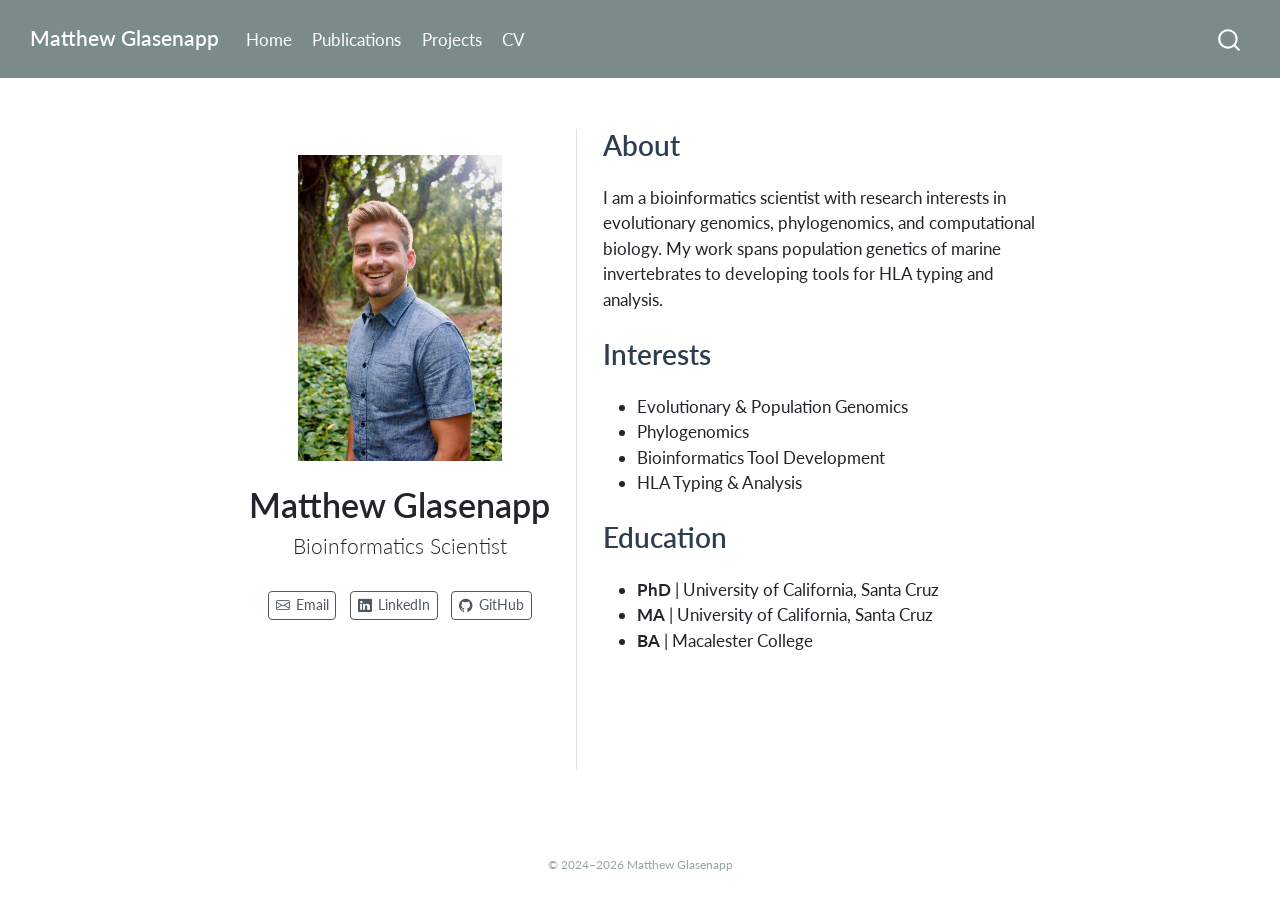
<file: docs/index.html>
<!DOCTYPE html>
<html xmlns="http://www.w3.org/1999/xhtml" lang="en" xml:lang="en"><head>

<meta charset="utf-8">
<meta name="generator" content="quarto-1.9.36">

<meta name="viewport" content="width=device-width, initial-scale=1.0, user-scalable=yes">


<title>Matthew Glasenapp</title>
<style>
/* Default styles provided by pandoc.
** See https://pandoc.org/MANUAL.html#variables-for-html for config info.
*/
code{white-space: pre-wrap;}
span.smallcaps{font-variant: small-caps;}
div.columns{display: flex; gap: min(4vw, 1.5em);}
div.column{flex: auto; overflow-x: auto;}
div.hanging-indent{margin-left: 1.5em; text-indent: -1.5em;}
ul.task-list{list-style: none;}
ul.task-list li input[type="checkbox"] {
  width: 0.8em;
  margin: 0 0.8em 0.2em -1em; /* quarto-specific, see https://github.com/quarto-dev/quarto-cli/issues/4556 */ 
  vertical-align: middle;
}
</style>


<script src="site_libs/quarto-nav/quarto-nav.js"></script>
<script src="site_libs/quarto-nav/headroom.min.js"></script>
<script src="site_libs/clipboard/clipboard.min.js"></script>
<script src="site_libs/quarto-search/autocomplete.umd.js"></script>
<script src="site_libs/quarto-search/fuse.min.js"></script>
<script src="site_libs/quarto-search/quarto-search.js"></script>
<meta name="quarto:offset" content="./">
<script src="site_libs/quarto-html/quarto.js" type="module"></script>
<script src="site_libs/quarto-html/tabsets/tabsets.js" type="module"></script>
<script src="site_libs/quarto-html/popper.min.js"></script>
<script src="site_libs/quarto-html/tippy.umd.min.js"></script>
<link href="site_libs/quarto-html/tippy.css" rel="stylesheet">
<link href="site_libs/quarto-html/quarto-syntax-highlighting-845c23b38eaddc0f92fda52bfe77a8c8.css" rel="stylesheet" id="quarto-text-highlighting-styles">
<script src="site_libs/bootstrap/bootstrap.min.js"></script>
<link href="site_libs/bootstrap/bootstrap-icons.css" rel="stylesheet">
<link href="site_libs/bootstrap/bootstrap-2f125ff416301e0bbe8ba1891721f241.min.css" rel="stylesheet" append-hash="true" id="quarto-bootstrap" data-mode="light">
<script id="quarto-search-options" type="application/json">{
  "location": "navbar",
  "copy-button": false,
  "collapse-after": 3,
  "panel-placement": "end",
  "type": "overlay",
  "limit": 50,
  "keyboard-shortcut": [
    "f",
    "/",
    "s"
  ],
  "show-item-context": false,
  "language": {
    "search-no-results-text": "No results",
    "search-matching-documents-text": "matching documents",
    "search-copy-link-title": "Copy link to search",
    "search-hide-matches-text": "Hide additional matches",
    "search-more-match-text": "more match in this document",
    "search-more-matches-text": "more matches in this document",
    "search-clear-button-title": "Clear",
    "search-text-placeholder": "",
    "search-detached-cancel-button-title": "Cancel",
    "search-submit-button-title": "Submit",
    "search-label": "Search"
  }
}</script>


<link rel="stylesheet" href="styles.css">
</head>

<body class="nav-fixed fullcontent quarto-light">

<div id="quarto-search-results"></div>
  <header id="quarto-header" class="headroom fixed-top">
    <nav class="navbar navbar-expand-lg " data-bs-theme="dark">
      <div class="navbar-container container-fluid">
      <div class="navbar-brand-container mx-auto">
    <a class="navbar-brand" href="./index.html">
    <span class="navbar-title">Matthew Glasenapp</span>
    </a>
  </div>
            <div id="quarto-search" class="" title="Search"></div>
          <button class="navbar-toggler" type="button" data-bs-toggle="collapse" data-bs-target="#navbarCollapse" aria-controls="navbarCollapse" role="menu" aria-expanded="false" aria-label="Toggle navigation" onclick="if (window.quartoToggleHeadroom) { window.quartoToggleHeadroom(); }">
  <span class="navbar-toggler-icon"></span>
</button>
          <div class="collapse navbar-collapse" id="navbarCollapse">
            <ul class="navbar-nav navbar-nav-scroll me-auto">
  <li class="nav-item">
    <a class="nav-link active" href="./index.html" aria-current="page"> 
<span class="menu-text">Home</span></a>
  </li>  
  <li class="nav-item">
    <a class="nav-link" href="./publications.html"> 
<span class="menu-text">Publications</span></a>
  </li>  
  <li class="nav-item">
    <a class="nav-link" href="./projects.html"> 
<span class="menu-text">Projects</span></a>
  </li>  
  <li class="nav-item">
    <a class="nav-link" href="./cv.html"> 
<span class="menu-text">CV</span></a>
  </li>  
</ul>
          </div> <!-- /navcollapse -->
            <div class="quarto-navbar-tools">
</div>
      </div> <!-- /container-fluid -->
    </nav>
</header>
<!-- content -->
<div id="quarto-content" class="quarto-container page-columns page-rows-contents page-layout-article page-navbar">
<!-- sidebar -->
<!-- margin-sidebar -->
    
<!-- main -->
<div class="quarto-about-trestles">
  <div class="about-entity">
    <img src="headshot.jpeg" class="about-image
  rectangle " style="width: 12em;">
<header id="title-block-header" class="quarto-title-block default">
<div class="quarto-title">
<h1 class="title">Matthew Glasenapp</h1>
<p class="subtitle lead">Bioinformatics Scientist</p>
</div>
<div class="quarto-title-meta">
  </div>
</header>
    <div class="about-links">
  <a href="mailto:mglasena@ucsc.edu" class="about-link" rel="" target="">
    <i class="bi bi-envelope"></i>
     <span class="about-link-text">Email</span>
  </a>
  <a href="https://www.linkedin.com/in/matthew-glasenapp/" class="about-link" rel="" target="">
    <i class="bi bi-linkedin"></i>
     <span class="about-link-text">LinkedIn</span>
  </a>
  <a href="https://github.com/matthewglasenapp" class="about-link" rel="" target="">
    <i class="bi bi-github"></i>
     <span class="about-link-text">GitHub</span>
  </a>
</div>
  </div>
  <div class="about-contents"><main class="content" id="quarto-document-content">
<section id="about" class="level2">
<h2 data-anchor-id="about">About</h2>
<p>I am a bioinformatics scientist with research interests in evolutionary genomics, phylogenomics, and computational biology. My work spans population genetics of marine invertebrates to developing tools for HLA typing and analysis.</p>
</section>
<section id="interests" class="level2">
<h2 data-anchor-id="interests">Interests</h2>
<ul>
<li>Evolutionary &amp; Population Genomics</li>
<li>Phylogenomics</li>
<li>Bioinformatics Tool Development</li>
<li>HLA Typing &amp; Analysis</li>
</ul>
</section>
<section id="education" class="level2">
<h2 data-anchor-id="education">Education</h2>
<ul>
<li><strong>PhD</strong> | University of California, Santa Cruz</li>
<li><strong>MA</strong> | University of California, Santa Cruz</li>
<li><strong>BA</strong> | Macalester College</li>
</ul>


</section>
</main></div>
</div>
 <!-- /main -->
<script id="quarto-html-after-body" type="application/javascript">
  window.document.addEventListener("DOMContentLoaded", function (event) {
    const isCodeAnnotation = (el) => {
      for (const clz of el.classList) {
        if (clz.startsWith('code-annotation-')) {                     
          return true;
        }
      }
      return false;
    }
    const onCopySuccess = function(e) {
      // button target
      const button = e.trigger;
      // don't keep focus
      button.blur();
      // flash "checked"
      button.classList.add('code-copy-button-checked');
      var currentTitle = button.getAttribute("title");
      button.setAttribute("title", "Copied!");
      let tooltip;
      if (window.bootstrap) {
        button.setAttribute("data-bs-toggle", "tooltip");
        button.setAttribute("data-bs-placement", "left");
        button.setAttribute("data-bs-title", "Copied!");
        tooltip = new bootstrap.Tooltip(button, 
          { trigger: "manual", 
            customClass: "code-copy-button-tooltip",
            offset: [0, -8]});
        tooltip.show();    
      }
      setTimeout(function() {
        if (tooltip) {
          tooltip.hide();
          button.removeAttribute("data-bs-title");
          button.removeAttribute("data-bs-toggle");
          button.removeAttribute("data-bs-placement");
        }
        button.setAttribute("title", currentTitle);
        button.classList.remove('code-copy-button-checked');
      }, 1000);
      // clear code selection
      e.clearSelection();
    }
    const getTextToCopy = function(trigger) {
      const outerScaffold = trigger.parentElement.cloneNode(true);
      const codeEl = outerScaffold.querySelector('code');
      for (const childEl of codeEl.children) {
        if (isCodeAnnotation(childEl)) {
          childEl.remove();
        }
      }
      return codeEl.innerText;
    }
    const clipboard = new window.ClipboardJS('.code-copy-button:not([data-in-quarto-modal])', {
      text: getTextToCopy
    });
    clipboard.on('success', onCopySuccess);
    if (window.document.getElementById('quarto-embedded-source-code-modal')) {
      const clipboardModal = new window.ClipboardJS('.code-copy-button[data-in-quarto-modal]', {
        text: getTextToCopy,
        container: window.document.getElementById('quarto-embedded-source-code-modal')
      });
      clipboardModal.on('success', onCopySuccess);
    }
      var localhostRegex = new RegExp(/^(?:http|https):\/\/localhost\:?[0-9]*\//);
      var mailtoRegex = new RegExp(/^mailto:/);
        var filterRegex = new RegExp('/' + window.location.host + '/');
      var isInternal = (href) => {
          return filterRegex.test(href) || localhostRegex.test(href) || mailtoRegex.test(href);
      }
      // Inspect non-navigation links and adorn them if external
     var links = window.document.querySelectorAll('a[href]:not(.nav-link):not(.navbar-brand):not(.toc-action):not(.sidebar-link):not(.sidebar-item-toggle):not(.pagination-link):not(.no-external):not([aria-hidden]):not(.dropdown-item):not(.quarto-navigation-tool):not(.about-link)');
      for (var i=0; i<links.length; i++) {
        const link = links[i];
        if (!isInternal(link.href)) {
          // undo the damage that might have been done by quarto-nav.js in the case of
          // links that we want to consider external
          if (link.dataset.originalHref !== undefined) {
            link.href = link.dataset.originalHref;
          }
            // target, if specified
            link.setAttribute("target", "_blank");
            if (link.getAttribute("rel") === null) {
              link.setAttribute("rel", "noopener");
            }
        }
      }
    function tippyHover(el, contentFn, onTriggerFn, onUntriggerFn) {
      const config = {
        allowHTML: true,
        maxWidth: 500,
        delay: 100,
        arrow: false,
        appendTo: function(el) {
            return el.parentElement;
        },
        interactive: true,
        interactiveBorder: 10,
        theme: 'quarto',
        placement: 'bottom-start',
      };
      if (contentFn) {
        config.content = contentFn;
      }
      if (onTriggerFn) {
        config.onTrigger = onTriggerFn;
      }
      if (onUntriggerFn) {
        config.onUntrigger = onUntriggerFn;
      }
      window.tippy(el, config); 
    }
    const noterefs = window.document.querySelectorAll('a[role="doc-noteref"]');
    for (var i=0; i<noterefs.length; i++) {
      const ref = noterefs[i];
      tippyHover(ref, function() {
        // use id or data attribute instead here
        let href = ref.getAttribute('data-footnote-href') || ref.getAttribute('href');
        try { href = new URL(href).hash; } catch {}
        const id = href.replace(/^#\/?/, "");
        const note = window.document.getElementById(id);
        if (note) {
          return note.innerHTML;
        } else {
          return "";
        }
      });
    }
    const xrefs = window.document.querySelectorAll('a.quarto-xref');
    const processXRef = (id, note) => {
      // Strip column container classes
      const stripColumnClz = (el) => {
        el.classList.remove("page-full", "page-columns");
        if (el.children) {
          for (const child of el.children) {
            stripColumnClz(child);
          }
        }
      }
      stripColumnClz(note)
      if (id === null || id.startsWith('sec-')) {
        // Special case sections, only their first couple elements
        const container = document.createElement("div");
        if (note.children && note.children.length > 2) {
          container.appendChild(note.children[0].cloneNode(true));
          for (let i = 1; i < note.children.length; i++) {
            const child = note.children[i];
            if (child.tagName === "P" && child.innerText === "") {
              continue;
            } else {
              container.appendChild(child.cloneNode(true));
              break;
            }
          }
          if (window.Quarto?.typesetMath) {
            window.Quarto.typesetMath(container);
          }
          return container.innerHTML
        } else {
          if (window.Quarto?.typesetMath) {
            window.Quarto.typesetMath(note);
          }
          return note.innerHTML;
        }
      } else {
        // Remove any anchor links if they are present
        const anchorLink = note.querySelector('a.anchorjs-link');
        if (anchorLink) {
          anchorLink.remove();
        }
        if (window.Quarto?.typesetMath) {
          window.Quarto.typesetMath(note);
        }
        if (note.classList.contains("callout")) {
          return note.outerHTML;
        } else {
          return note.innerHTML;
        }
      }
    }
    for (var i=0; i<xrefs.length; i++) {
      const xref = xrefs[i];
      tippyHover(xref, undefined, function(instance) {
        instance.disable();
        let url = xref.getAttribute('href');
        let hash = undefined; 
        if (url.startsWith('#')) {
          hash = url;
        } else {
          try { hash = new URL(url).hash; } catch {}
        }
        if (hash) {
          const id = hash.replace(/^#\/?/, "");
          const note = window.document.getElementById(id);
          if (note !== null) {
            try {
              const html = processXRef(id, note.cloneNode(true));
              instance.setContent(html);
            } finally {
              instance.enable();
              instance.show();
            }
          } else {
            // See if we can fetch this
            fetch(url.split('#')[0])
            .then(res => res.text())
            .then(html => {
              const parser = new DOMParser();
              const htmlDoc = parser.parseFromString(html, "text/html");
              const note = htmlDoc.getElementById(id);
              if (note !== null) {
                const html = processXRef(id, note);
                instance.setContent(html);
              } 
            }).finally(() => {
              instance.enable();
              instance.show();
            });
          }
        } else {
          // See if we can fetch a full url (with no hash to target)
          // This is a special case and we should probably do some content thinning / targeting
          fetch(url)
          .then(res => res.text())
          .then(html => {
            const parser = new DOMParser();
            const htmlDoc = parser.parseFromString(html, "text/html");
            const note = htmlDoc.querySelector('main.content');
            if (note !== null) {
              // This should only happen for chapter cross references
              // (since there is no id in the URL)
              // remove the first header
              if (note.children.length > 0 && note.children[0].tagName === "HEADER") {
                note.children[0].remove();
              }
              const html = processXRef(null, note);
              instance.setContent(html);
            } 
          }).finally(() => {
            instance.enable();
            instance.show();
          });
        }
      }, function(instance) {
      });
    }
        let selectedAnnoteEl;
        const selectorForAnnotation = ( cell, annotation) => {
          let cellAttr = 'data-code-cell="' + cell + '"';
          let lineAttr = 'data-code-annotation="' +  annotation + '"';
          const selector = 'span[' + cellAttr + '][' + lineAttr + ']';
          return selector;
        }
        const selectCodeLines = (annoteEl) => {
          const doc = window.document;
          const targetCell = annoteEl.getAttribute("data-target-cell");
          const targetAnnotation = annoteEl.getAttribute("data-target-annotation");
          const annoteSpan = window.document.querySelector(selectorForAnnotation(targetCell, targetAnnotation));
          const lines = annoteSpan.getAttribute("data-code-lines").split(",");
          const lineIds = lines.map((line) => {
            return targetCell + "-" + line;
          })
          let top = null;
          let height = null;
          let parent = null;
          if (lineIds.length > 0) {
              //compute the position of the single el (top and bottom and make a div)
              const el = window.document.getElementById(lineIds[0]);
              top = el.offsetTop;
              height = el.offsetHeight;
              parent = el.parentElement.parentElement;
            if (lineIds.length > 1) {
              const lastEl = window.document.getElementById(lineIds[lineIds.length - 1]);
              const bottom = lastEl.offsetTop + lastEl.offsetHeight;
              height = bottom - top;
            }
            if (top !== null && height !== null && parent !== null) {
              // cook up a div (if necessary) and position it 
              let div = window.document.getElementById("code-annotation-line-highlight");
              if (div === null) {
                div = window.document.createElement("div");
                div.setAttribute("id", "code-annotation-line-highlight");
                div.style.position = 'absolute';
                parent.appendChild(div);
              }
              div.style.top = top - 2 + "px";
              div.style.height = height + 4 + "px";
              div.style.left = 0;
              let gutterDiv = window.document.getElementById("code-annotation-line-highlight-gutter");
              if (gutterDiv === null) {
                gutterDiv = window.document.createElement("div");
                gutterDiv.setAttribute("id", "code-annotation-line-highlight-gutter");
                gutterDiv.style.position = 'absolute';
                const codeCell = window.document.getElementById(targetCell);
                const gutter = codeCell.querySelector('.code-annotation-gutter');
                gutter.appendChild(gutterDiv);
              }
              gutterDiv.style.top = top - 2 + "px";
              gutterDiv.style.height = height + 4 + "px";
            }
            selectedAnnoteEl = annoteEl;
          }
        };
        const unselectCodeLines = () => {
          const elementsIds = ["code-annotation-line-highlight", "code-annotation-line-highlight-gutter"];
          elementsIds.forEach((elId) => {
            const div = window.document.getElementById(elId);
            if (div) {
              div.remove();
            }
          });
          selectedAnnoteEl = undefined;
        };
          // Handle positioning of the toggle
      window.addEventListener(
        "resize",
        throttle(() => {
          elRect = undefined;
          if (selectedAnnoteEl) {
            selectCodeLines(selectedAnnoteEl);
          }
        }, 10)
      );
      function throttle(fn, ms) {
      let throttle = false;
      let timer;
        return (...args) => {
          if(!throttle) { // first call gets through
              fn.apply(this, args);
              throttle = true;
          } else { // all the others get throttled
              if(timer) clearTimeout(timer); // cancel #2
              timer = setTimeout(() => {
                fn.apply(this, args);
                timer = throttle = false;
              }, ms);
          }
        };
      }
        // Attach click handler to the DT
        const annoteDls = window.document.querySelectorAll('dt[data-target-cell]');
        for (const annoteDlNode of annoteDls) {
          annoteDlNode.addEventListener('click', (event) => {
            const clickedEl = event.target;
            if (clickedEl !== selectedAnnoteEl) {
              unselectCodeLines();
              const activeEl = window.document.querySelector('dt[data-target-cell].code-annotation-active');
              if (activeEl) {
                activeEl.classList.remove('code-annotation-active');
              }
              selectCodeLines(clickedEl);
              clickedEl.classList.add('code-annotation-active');
            } else {
              // Unselect the line
              unselectCodeLines();
              clickedEl.classList.remove('code-annotation-active');
            }
          });
        }
    const findCites = (el) => {
      const parentEl = el.parentElement;
      if (parentEl) {
        const cites = parentEl.dataset.cites;
        if (cites) {
          return {
            el,
            cites: cites.split(' ')
          };
        } else {
          return findCites(el.parentElement)
        }
      } else {
        return undefined;
      }
    };
    var bibliorefs = window.document.querySelectorAll('a[role="doc-biblioref"]');
    for (var i=0; i<bibliorefs.length; i++) {
      const ref = bibliorefs[i];
      const citeInfo = findCites(ref);
      if (citeInfo) {
        tippyHover(citeInfo.el, function() {
          var popup = window.document.createElement('div');
          citeInfo.cites.forEach(function(cite) {
            var citeDiv = window.document.createElement('div');
            citeDiv.classList.add('hanging-indent');
            citeDiv.classList.add('csl-entry');
            var biblioDiv = window.document.getElementById('ref-' + cite);
            if (biblioDiv) {
              citeDiv.innerHTML = biblioDiv.innerHTML;
            }
            popup.appendChild(citeDiv);
          });
          return popup.innerHTML;
        });
      }
    }
  });
  </script>
</div> <!-- /content -->
<footer class="footer">
  <div class="nav-footer">
    <div class="nav-footer-left">
      &nbsp;
    </div>   
    <div class="nav-footer-center">
<p>© 2024–2026 Matthew Glasenapp</p>
</div>
    <div class="nav-footer-right">
      &nbsp;
    </div>
  </div>
</footer>




</body></html>
</file>
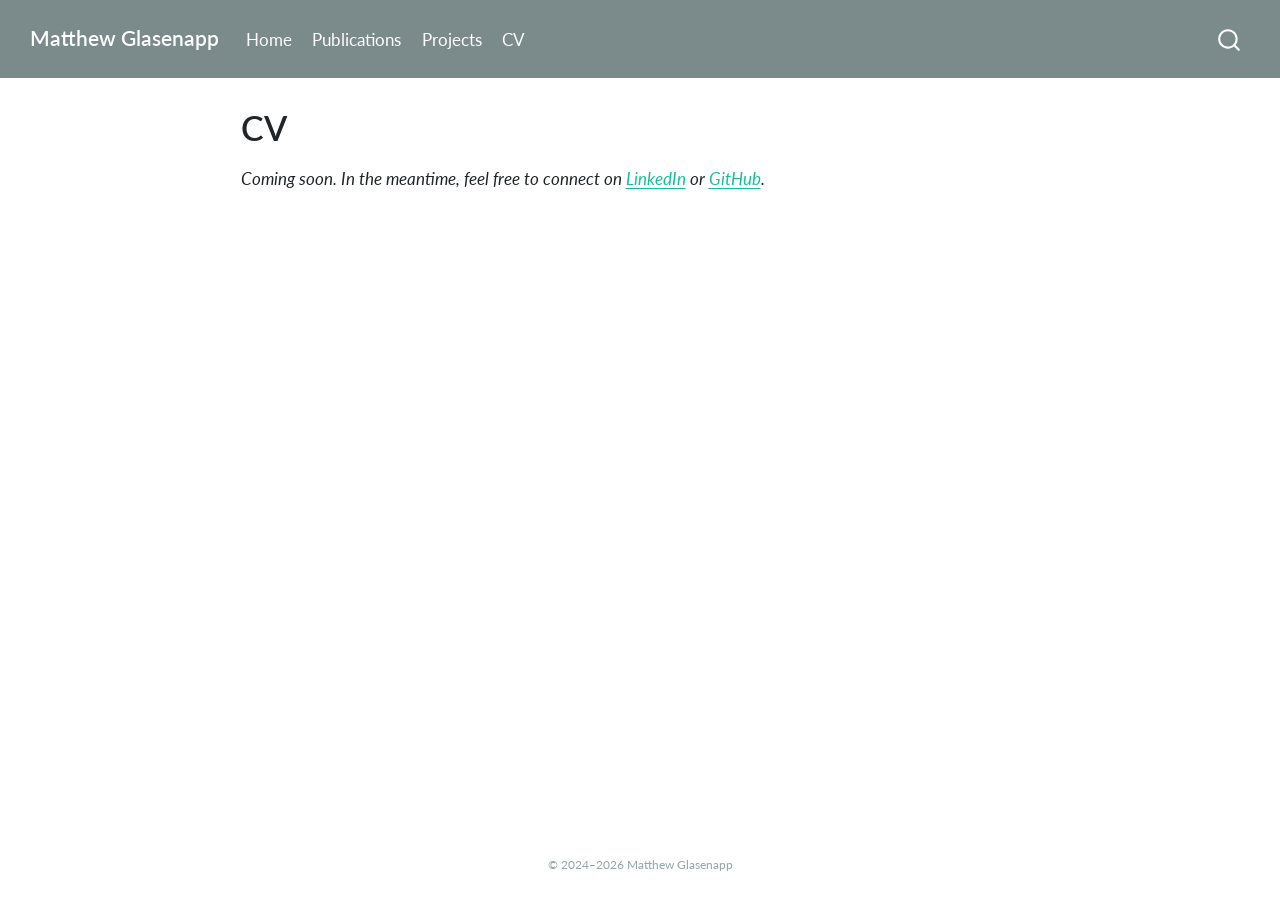
<file: docs/cv.html>
<!DOCTYPE html>
<html xmlns="http://www.w3.org/1999/xhtml" lang="en" xml:lang="en"><head>

<meta charset="utf-8">
<meta name="generator" content="quarto-1.9.36">

<meta name="viewport" content="width=device-width, initial-scale=1.0, user-scalable=yes">


<title>CV – Matthew Glasenapp</title>
<style>
/* Default styles provided by pandoc.
** See https://pandoc.org/MANUAL.html#variables-for-html for config info.
*/
code{white-space: pre-wrap;}
span.smallcaps{font-variant: small-caps;}
div.columns{display: flex; gap: min(4vw, 1.5em);}
div.column{flex: auto; overflow-x: auto;}
div.hanging-indent{margin-left: 1.5em; text-indent: -1.5em;}
ul.task-list{list-style: none;}
ul.task-list li input[type="checkbox"] {
  width: 0.8em;
  margin: 0 0.8em 0.2em -1em; /* quarto-specific, see https://github.com/quarto-dev/quarto-cli/issues/4556 */ 
  vertical-align: middle;
}
</style>


<script src="site_libs/quarto-nav/quarto-nav.js"></script>
<script src="site_libs/quarto-nav/headroom.min.js"></script>
<script src="site_libs/clipboard/clipboard.min.js"></script>
<script src="site_libs/quarto-search/autocomplete.umd.js"></script>
<script src="site_libs/quarto-search/fuse.min.js"></script>
<script src="site_libs/quarto-search/quarto-search.js"></script>
<meta name="quarto:offset" content="./">
<script src="site_libs/quarto-html/quarto.js" type="module"></script>
<script src="site_libs/quarto-html/tabsets/tabsets.js" type="module"></script>
<script src="site_libs/quarto-html/popper.min.js"></script>
<script src="site_libs/quarto-html/tippy.umd.min.js"></script>
<script src="site_libs/quarto-html/anchor.min.js"></script>
<link href="site_libs/quarto-html/tippy.css" rel="stylesheet">
<link href="site_libs/quarto-html/quarto-syntax-highlighting-845c23b38eaddc0f92fda52bfe77a8c8.css" rel="stylesheet" id="quarto-text-highlighting-styles">
<script src="site_libs/bootstrap/bootstrap.min.js"></script>
<link href="site_libs/bootstrap/bootstrap-icons.css" rel="stylesheet">
<link href="site_libs/bootstrap/bootstrap-2f125ff416301e0bbe8ba1891721f241.min.css" rel="stylesheet" append-hash="true" id="quarto-bootstrap" data-mode="light">
<script id="quarto-search-options" type="application/json">{
  "location": "navbar",
  "copy-button": false,
  "collapse-after": 3,
  "panel-placement": "end",
  "type": "overlay",
  "limit": 50,
  "keyboard-shortcut": [
    "f",
    "/",
    "s"
  ],
  "show-item-context": false,
  "language": {
    "search-no-results-text": "No results",
    "search-matching-documents-text": "matching documents",
    "search-copy-link-title": "Copy link to search",
    "search-hide-matches-text": "Hide additional matches",
    "search-more-match-text": "more match in this document",
    "search-more-matches-text": "more matches in this document",
    "search-clear-button-title": "Clear",
    "search-text-placeholder": "",
    "search-detached-cancel-button-title": "Cancel",
    "search-submit-button-title": "Submit",
    "search-label": "Search"
  }
}</script>


<link rel="stylesheet" href="styles.css">
</head>

<body class="nav-fixed fullcontent quarto-light">

<div id="quarto-search-results"></div>
  <header id="quarto-header" class="headroom fixed-top">
    <nav class="navbar navbar-expand-lg " data-bs-theme="dark">
      <div class="navbar-container container-fluid">
      <div class="navbar-brand-container mx-auto">
    <a class="navbar-brand" href="./index.html">
    <span class="navbar-title">Matthew Glasenapp</span>
    </a>
  </div>
            <div id="quarto-search" class="" title="Search"></div>
          <button class="navbar-toggler" type="button" data-bs-toggle="collapse" data-bs-target="#navbarCollapse" aria-controls="navbarCollapse" role="menu" aria-expanded="false" aria-label="Toggle navigation" onclick="if (window.quartoToggleHeadroom) { window.quartoToggleHeadroom(); }">
  <span class="navbar-toggler-icon"></span>
</button>
          <div class="collapse navbar-collapse" id="navbarCollapse">
            <ul class="navbar-nav navbar-nav-scroll me-auto">
  <li class="nav-item">
    <a class="nav-link" href="./index.html"> 
<span class="menu-text">Home</span></a>
  </li>  
  <li class="nav-item">
    <a class="nav-link" href="./publications.html"> 
<span class="menu-text">Publications</span></a>
  </li>  
  <li class="nav-item">
    <a class="nav-link" href="./projects.html"> 
<span class="menu-text">Projects</span></a>
  </li>  
  <li class="nav-item">
    <a class="nav-link active" href="./cv.html" aria-current="page"> 
<span class="menu-text">CV</span></a>
  </li>  
</ul>
          </div> <!-- /navcollapse -->
            <div class="quarto-navbar-tools">
</div>
      </div> <!-- /container-fluid -->
    </nav>
</header>
<!-- content -->
<div id="quarto-content" class="quarto-container page-columns page-rows-contents page-layout-article page-navbar">
<!-- sidebar -->
<!-- margin-sidebar -->
    
<!-- main -->
<main class="content" id="quarto-document-content">

<header id="title-block-header" class="quarto-title-block default">
<div class="quarto-title">
<h1 class="title">CV</h1>
</div>



<div class="quarto-title-meta">

    
  
    
  </div>
  


</header>


<p><em>Coming soon. In the meantime, feel free to connect on <a href="https://www.linkedin.com/in/matthew-glasenapp/">LinkedIn</a> or <a href="https://github.com/matthewglasenapp">GitHub</a>.</em></p>



</main> <!-- /main -->
<script id="quarto-html-after-body" type="application/javascript">
  window.document.addEventListener("DOMContentLoaded", function (event) {
    const icon = "";
    const anchorJS = new window.AnchorJS();
    anchorJS.options = {
      placement: 'right',
      icon: icon
    };
    anchorJS.add('.anchored');
    const isCodeAnnotation = (el) => {
      for (const clz of el.classList) {
        if (clz.startsWith('code-annotation-')) {                     
          return true;
        }
      }
      return false;
    }
    const onCopySuccess = function(e) {
      // button target
      const button = e.trigger;
      // don't keep focus
      button.blur();
      // flash "checked"
      button.classList.add('code-copy-button-checked');
      var currentTitle = button.getAttribute("title");
      button.setAttribute("title", "Copied!");
      let tooltip;
      if (window.bootstrap) {
        button.setAttribute("data-bs-toggle", "tooltip");
        button.setAttribute("data-bs-placement", "left");
        button.setAttribute("data-bs-title", "Copied!");
        tooltip = new bootstrap.Tooltip(button, 
          { trigger: "manual", 
            customClass: "code-copy-button-tooltip",
            offset: [0, -8]});
        tooltip.show();    
      }
      setTimeout(function() {
        if (tooltip) {
          tooltip.hide();
          button.removeAttribute("data-bs-title");
          button.removeAttribute("data-bs-toggle");
          button.removeAttribute("data-bs-placement");
        }
        button.setAttribute("title", currentTitle);
        button.classList.remove('code-copy-button-checked');
      }, 1000);
      // clear code selection
      e.clearSelection();
    }
    const getTextToCopy = function(trigger) {
      const outerScaffold = trigger.parentElement.cloneNode(true);
      const codeEl = outerScaffold.querySelector('code');
      for (const childEl of codeEl.children) {
        if (isCodeAnnotation(childEl)) {
          childEl.remove();
        }
      }
      return codeEl.innerText;
    }
    const clipboard = new window.ClipboardJS('.code-copy-button:not([data-in-quarto-modal])', {
      text: getTextToCopy
    });
    clipboard.on('success', onCopySuccess);
    if (window.document.getElementById('quarto-embedded-source-code-modal')) {
      const clipboardModal = new window.ClipboardJS('.code-copy-button[data-in-quarto-modal]', {
        text: getTextToCopy,
        container: window.document.getElementById('quarto-embedded-source-code-modal')
      });
      clipboardModal.on('success', onCopySuccess);
    }
      var localhostRegex = new RegExp(/^(?:http|https):\/\/localhost\:?[0-9]*\//);
      var mailtoRegex = new RegExp(/^mailto:/);
        var filterRegex = new RegExp('/' + window.location.host + '/');
      var isInternal = (href) => {
          return filterRegex.test(href) || localhostRegex.test(href) || mailtoRegex.test(href);
      }
      // Inspect non-navigation links and adorn them if external
     var links = window.document.querySelectorAll('a[href]:not(.nav-link):not(.navbar-brand):not(.toc-action):not(.sidebar-link):not(.sidebar-item-toggle):not(.pagination-link):not(.no-external):not([aria-hidden]):not(.dropdown-item):not(.quarto-navigation-tool):not(.about-link)');
      for (var i=0; i<links.length; i++) {
        const link = links[i];
        if (!isInternal(link.href)) {
          // undo the damage that might have been done by quarto-nav.js in the case of
          // links that we want to consider external
          if (link.dataset.originalHref !== undefined) {
            link.href = link.dataset.originalHref;
          }
            // target, if specified
            link.setAttribute("target", "_blank");
            if (link.getAttribute("rel") === null) {
              link.setAttribute("rel", "noopener");
            }
        }
      }
    function tippyHover(el, contentFn, onTriggerFn, onUntriggerFn) {
      const config = {
        allowHTML: true,
        maxWidth: 500,
        delay: 100,
        arrow: false,
        appendTo: function(el) {
            return el.parentElement;
        },
        interactive: true,
        interactiveBorder: 10,
        theme: 'quarto',
        placement: 'bottom-start',
      };
      if (contentFn) {
        config.content = contentFn;
      }
      if (onTriggerFn) {
        config.onTrigger = onTriggerFn;
      }
      if (onUntriggerFn) {
        config.onUntrigger = onUntriggerFn;
      }
      window.tippy(el, config); 
    }
    const noterefs = window.document.querySelectorAll('a[role="doc-noteref"]');
    for (var i=0; i<noterefs.length; i++) {
      const ref = noterefs[i];
      tippyHover(ref, function() {
        // use id or data attribute instead here
        let href = ref.getAttribute('data-footnote-href') || ref.getAttribute('href');
        try { href = new URL(href).hash; } catch {}
        const id = href.replace(/^#\/?/, "");
        const note = window.document.getElementById(id);
        if (note) {
          return note.innerHTML;
        } else {
          return "";
        }
      });
    }
    const xrefs = window.document.querySelectorAll('a.quarto-xref');
    const processXRef = (id, note) => {
      // Strip column container classes
      const stripColumnClz = (el) => {
        el.classList.remove("page-full", "page-columns");
        if (el.children) {
          for (const child of el.children) {
            stripColumnClz(child);
          }
        }
      }
      stripColumnClz(note)
      if (id === null || id.startsWith('sec-')) {
        // Special case sections, only their first couple elements
        const container = document.createElement("div");
        if (note.children && note.children.length > 2) {
          container.appendChild(note.children[0].cloneNode(true));
          for (let i = 1; i < note.children.length; i++) {
            const child = note.children[i];
            if (child.tagName === "P" && child.innerText === "") {
              continue;
            } else {
              container.appendChild(child.cloneNode(true));
              break;
            }
          }
          if (window.Quarto?.typesetMath) {
            window.Quarto.typesetMath(container);
          }
          return container.innerHTML
        } else {
          if (window.Quarto?.typesetMath) {
            window.Quarto.typesetMath(note);
          }
          return note.innerHTML;
        }
      } else {
        // Remove any anchor links if they are present
        const anchorLink = note.querySelector('a.anchorjs-link');
        if (anchorLink) {
          anchorLink.remove();
        }
        if (window.Quarto?.typesetMath) {
          window.Quarto.typesetMath(note);
        }
        if (note.classList.contains("callout")) {
          return note.outerHTML;
        } else {
          return note.innerHTML;
        }
      }
    }
    for (var i=0; i<xrefs.length; i++) {
      const xref = xrefs[i];
      tippyHover(xref, undefined, function(instance) {
        instance.disable();
        let url = xref.getAttribute('href');
        let hash = undefined; 
        if (url.startsWith('#')) {
          hash = url;
        } else {
          try { hash = new URL(url).hash; } catch {}
        }
        if (hash) {
          const id = hash.replace(/^#\/?/, "");
          const note = window.document.getElementById(id);
          if (note !== null) {
            try {
              const html = processXRef(id, note.cloneNode(true));
              instance.setContent(html);
            } finally {
              instance.enable();
              instance.show();
            }
          } else {
            // See if we can fetch this
            fetch(url.split('#')[0])
            .then(res => res.text())
            .then(html => {
              const parser = new DOMParser();
              const htmlDoc = parser.parseFromString(html, "text/html");
              const note = htmlDoc.getElementById(id);
              if (note !== null) {
                const html = processXRef(id, note);
                instance.setContent(html);
              } 
            }).finally(() => {
              instance.enable();
              instance.show();
            });
          }
        } else {
          // See if we can fetch a full url (with no hash to target)
          // This is a special case and we should probably do some content thinning / targeting
          fetch(url)
          .then(res => res.text())
          .then(html => {
            const parser = new DOMParser();
            const htmlDoc = parser.parseFromString(html, "text/html");
            const note = htmlDoc.querySelector('main.content');
            if (note !== null) {
              // This should only happen for chapter cross references
              // (since there is no id in the URL)
              // remove the first header
              if (note.children.length > 0 && note.children[0].tagName === "HEADER") {
                note.children[0].remove();
              }
              const html = processXRef(null, note);
              instance.setContent(html);
            } 
          }).finally(() => {
            instance.enable();
            instance.show();
          });
        }
      }, function(instance) {
      });
    }
        let selectedAnnoteEl;
        const selectorForAnnotation = ( cell, annotation) => {
          let cellAttr = 'data-code-cell="' + cell + '"';
          let lineAttr = 'data-code-annotation="' +  annotation + '"';
          const selector = 'span[' + cellAttr + '][' + lineAttr + ']';
          return selector;
        }
        const selectCodeLines = (annoteEl) => {
          const doc = window.document;
          const targetCell = annoteEl.getAttribute("data-target-cell");
          const targetAnnotation = annoteEl.getAttribute("data-target-annotation");
          const annoteSpan = window.document.querySelector(selectorForAnnotation(targetCell, targetAnnotation));
          const lines = annoteSpan.getAttribute("data-code-lines").split(",");
          const lineIds = lines.map((line) => {
            return targetCell + "-" + line;
          })
          let top = null;
          let height = null;
          let parent = null;
          if (lineIds.length > 0) {
              //compute the position of the single el (top and bottom and make a div)
              const el = window.document.getElementById(lineIds[0]);
              top = el.offsetTop;
              height = el.offsetHeight;
              parent = el.parentElement.parentElement;
            if (lineIds.length > 1) {
              const lastEl = window.document.getElementById(lineIds[lineIds.length - 1]);
              const bottom = lastEl.offsetTop + lastEl.offsetHeight;
              height = bottom - top;
            }
            if (top !== null && height !== null && parent !== null) {
              // cook up a div (if necessary) and position it 
              let div = window.document.getElementById("code-annotation-line-highlight");
              if (div === null) {
                div = window.document.createElement("div");
                div.setAttribute("id", "code-annotation-line-highlight");
                div.style.position = 'absolute';
                parent.appendChild(div);
              }
              div.style.top = top - 2 + "px";
              div.style.height = height + 4 + "px";
              div.style.left = 0;
              let gutterDiv = window.document.getElementById("code-annotation-line-highlight-gutter");
              if (gutterDiv === null) {
                gutterDiv = window.document.createElement("div");
                gutterDiv.setAttribute("id", "code-annotation-line-highlight-gutter");
                gutterDiv.style.position = 'absolute';
                const codeCell = window.document.getElementById(targetCell);
                const gutter = codeCell.querySelector('.code-annotation-gutter');
                gutter.appendChild(gutterDiv);
              }
              gutterDiv.style.top = top - 2 + "px";
              gutterDiv.style.height = height + 4 + "px";
            }
            selectedAnnoteEl = annoteEl;
          }
        };
        const unselectCodeLines = () => {
          const elementsIds = ["code-annotation-line-highlight", "code-annotation-line-highlight-gutter"];
          elementsIds.forEach((elId) => {
            const div = window.document.getElementById(elId);
            if (div) {
              div.remove();
            }
          });
          selectedAnnoteEl = undefined;
        };
          // Handle positioning of the toggle
      window.addEventListener(
        "resize",
        throttle(() => {
          elRect = undefined;
          if (selectedAnnoteEl) {
            selectCodeLines(selectedAnnoteEl);
          }
        }, 10)
      );
      function throttle(fn, ms) {
      let throttle = false;
      let timer;
        return (...args) => {
          if(!throttle) { // first call gets through
              fn.apply(this, args);
              throttle = true;
          } else { // all the others get throttled
              if(timer) clearTimeout(timer); // cancel #2
              timer = setTimeout(() => {
                fn.apply(this, args);
                timer = throttle = false;
              }, ms);
          }
        };
      }
        // Attach click handler to the DT
        const annoteDls = window.document.querySelectorAll('dt[data-target-cell]');
        for (const annoteDlNode of annoteDls) {
          annoteDlNode.addEventListener('click', (event) => {
            const clickedEl = event.target;
            if (clickedEl !== selectedAnnoteEl) {
              unselectCodeLines();
              const activeEl = window.document.querySelector('dt[data-target-cell].code-annotation-active');
              if (activeEl) {
                activeEl.classList.remove('code-annotation-active');
              }
              selectCodeLines(clickedEl);
              clickedEl.classList.add('code-annotation-active');
            } else {
              // Unselect the line
              unselectCodeLines();
              clickedEl.classList.remove('code-annotation-active');
            }
          });
        }
    const findCites = (el) => {
      const parentEl = el.parentElement;
      if (parentEl) {
        const cites = parentEl.dataset.cites;
        if (cites) {
          return {
            el,
            cites: cites.split(' ')
          };
        } else {
          return findCites(el.parentElement)
        }
      } else {
        return undefined;
      }
    };
    var bibliorefs = window.document.querySelectorAll('a[role="doc-biblioref"]');
    for (var i=0; i<bibliorefs.length; i++) {
      const ref = bibliorefs[i];
      const citeInfo = findCites(ref);
      if (citeInfo) {
        tippyHover(citeInfo.el, function() {
          var popup = window.document.createElement('div');
          citeInfo.cites.forEach(function(cite) {
            var citeDiv = window.document.createElement('div');
            citeDiv.classList.add('hanging-indent');
            citeDiv.classList.add('csl-entry');
            var biblioDiv = window.document.getElementById('ref-' + cite);
            if (biblioDiv) {
              citeDiv.innerHTML = biblioDiv.innerHTML;
            }
            popup.appendChild(citeDiv);
          });
          return popup.innerHTML;
        });
      }
    }
  });
  </script>
</div> <!-- /content -->
<footer class="footer">
  <div class="nav-footer">
    <div class="nav-footer-left">
      &nbsp;
    </div>   
    <div class="nav-footer-center">
<p>© 2024–2026 Matthew Glasenapp</p>
</div>
    <div class="nav-footer-right">
      &nbsp;
    </div>
  </div>
</footer>




</body></html>
</file>
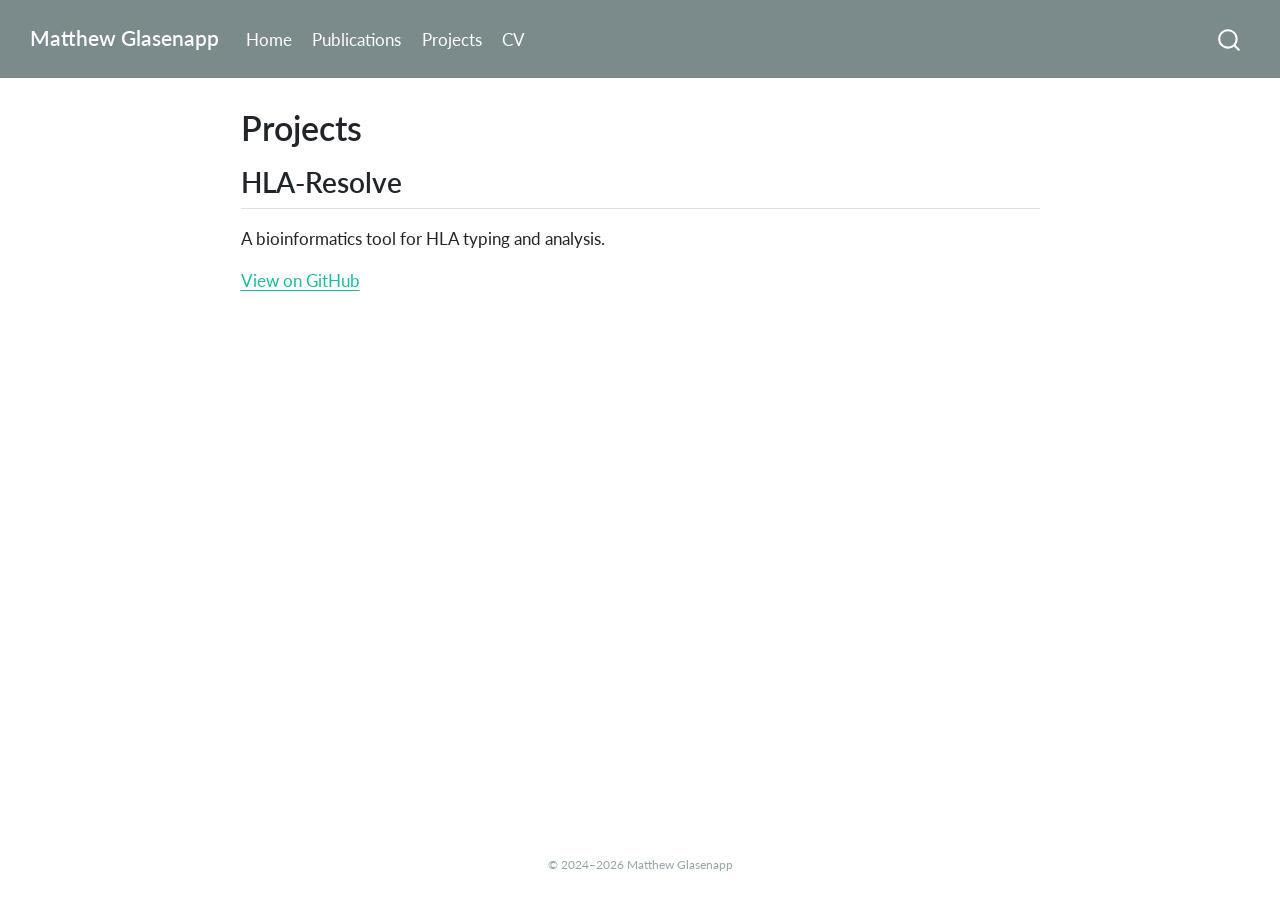
<file: docs/projects.html>
<!DOCTYPE html>
<html xmlns="http://www.w3.org/1999/xhtml" lang="en" xml:lang="en"><head>

<meta charset="utf-8">
<meta name="generator" content="quarto-1.9.36">

<meta name="viewport" content="width=device-width, initial-scale=1.0, user-scalable=yes">


<title>Projects – Matthew Glasenapp</title>
<style>
/* Default styles provided by pandoc.
** See https://pandoc.org/MANUAL.html#variables-for-html for config info.
*/
code{white-space: pre-wrap;}
span.smallcaps{font-variant: small-caps;}
div.columns{display: flex; gap: min(4vw, 1.5em);}
div.column{flex: auto; overflow-x: auto;}
div.hanging-indent{margin-left: 1.5em; text-indent: -1.5em;}
ul.task-list{list-style: none;}
ul.task-list li input[type="checkbox"] {
  width: 0.8em;
  margin: 0 0.8em 0.2em -1em; /* quarto-specific, see https://github.com/quarto-dev/quarto-cli/issues/4556 */ 
  vertical-align: middle;
}
</style>


<script src="site_libs/quarto-nav/quarto-nav.js"></script>
<script src="site_libs/quarto-nav/headroom.min.js"></script>
<script src="site_libs/clipboard/clipboard.min.js"></script>
<script src="site_libs/quarto-search/autocomplete.umd.js"></script>
<script src="site_libs/quarto-search/fuse.min.js"></script>
<script src="site_libs/quarto-search/quarto-search.js"></script>
<meta name="quarto:offset" content="./">
<script src="site_libs/quarto-html/quarto.js" type="module"></script>
<script src="site_libs/quarto-html/tabsets/tabsets.js" type="module"></script>
<script src="site_libs/quarto-html/popper.min.js"></script>
<script src="site_libs/quarto-html/tippy.umd.min.js"></script>
<script src="site_libs/quarto-html/anchor.min.js"></script>
<link href="site_libs/quarto-html/tippy.css" rel="stylesheet">
<link href="site_libs/quarto-html/quarto-syntax-highlighting-845c23b38eaddc0f92fda52bfe77a8c8.css" rel="stylesheet" id="quarto-text-highlighting-styles">
<script src="site_libs/bootstrap/bootstrap.min.js"></script>
<link href="site_libs/bootstrap/bootstrap-icons.css" rel="stylesheet">
<link href="site_libs/bootstrap/bootstrap-2f125ff416301e0bbe8ba1891721f241.min.css" rel="stylesheet" append-hash="true" id="quarto-bootstrap" data-mode="light">
<script id="quarto-search-options" type="application/json">{
  "location": "navbar",
  "copy-button": false,
  "collapse-after": 3,
  "panel-placement": "end",
  "type": "overlay",
  "limit": 50,
  "keyboard-shortcut": [
    "f",
    "/",
    "s"
  ],
  "show-item-context": false,
  "language": {
    "search-no-results-text": "No results",
    "search-matching-documents-text": "matching documents",
    "search-copy-link-title": "Copy link to search",
    "search-hide-matches-text": "Hide additional matches",
    "search-more-match-text": "more match in this document",
    "search-more-matches-text": "more matches in this document",
    "search-clear-button-title": "Clear",
    "search-text-placeholder": "",
    "search-detached-cancel-button-title": "Cancel",
    "search-submit-button-title": "Submit",
    "search-label": "Search"
  }
}</script>


<link rel="stylesheet" href="styles.css">
</head>

<body class="nav-fixed fullcontent quarto-light">

<div id="quarto-search-results"></div>
  <header id="quarto-header" class="headroom fixed-top">
    <nav class="navbar navbar-expand-lg " data-bs-theme="dark">
      <div class="navbar-container container-fluid">
      <div class="navbar-brand-container mx-auto">
    <a class="navbar-brand" href="./index.html">
    <span class="navbar-title">Matthew Glasenapp</span>
    </a>
  </div>
            <div id="quarto-search" class="" title="Search"></div>
          <button class="navbar-toggler" type="button" data-bs-toggle="collapse" data-bs-target="#navbarCollapse" aria-controls="navbarCollapse" role="menu" aria-expanded="false" aria-label="Toggle navigation" onclick="if (window.quartoToggleHeadroom) { window.quartoToggleHeadroom(); }">
  <span class="navbar-toggler-icon"></span>
</button>
          <div class="collapse navbar-collapse" id="navbarCollapse">
            <ul class="navbar-nav navbar-nav-scroll me-auto">
  <li class="nav-item">
    <a class="nav-link" href="./index.html"> 
<span class="menu-text">Home</span></a>
  </li>  
  <li class="nav-item">
    <a class="nav-link" href="./publications.html"> 
<span class="menu-text">Publications</span></a>
  </li>  
  <li class="nav-item">
    <a class="nav-link active" href="./projects.html" aria-current="page"> 
<span class="menu-text">Projects</span></a>
  </li>  
  <li class="nav-item">
    <a class="nav-link" href="./cv.html"> 
<span class="menu-text">CV</span></a>
  </li>  
</ul>
          </div> <!-- /navcollapse -->
            <div class="quarto-navbar-tools">
</div>
      </div> <!-- /container-fluid -->
    </nav>
</header>
<!-- content -->
<div id="quarto-content" class="quarto-container page-columns page-rows-contents page-layout-article page-navbar">
<!-- sidebar -->
<!-- margin-sidebar -->
    
<!-- main -->
<main class="content" id="quarto-document-content">

<header id="title-block-header" class="quarto-title-block default">
<div class="quarto-title">
<h1 class="title">Projects</h1>
</div>



<div class="quarto-title-meta">

    
  
    
  </div>
  


</header>


<section id="hla-resolve" class="level2">
<h2 class="anchored" data-anchor-id="hla-resolve">HLA-Resolve</h2>
<p>A bioinformatics tool for HLA typing and analysis.</p>
<p><a href="https://github.com/matthewglasenapp/hla_resolve/tree/main">View on GitHub</a></p>


</section>

</main> <!-- /main -->
<script id="quarto-html-after-body" type="application/javascript">
  window.document.addEventListener("DOMContentLoaded", function (event) {
    const icon = "";
    const anchorJS = new window.AnchorJS();
    anchorJS.options = {
      placement: 'right',
      icon: icon
    };
    anchorJS.add('.anchored');
    const isCodeAnnotation = (el) => {
      for (const clz of el.classList) {
        if (clz.startsWith('code-annotation-')) {                     
          return true;
        }
      }
      return false;
    }
    const onCopySuccess = function(e) {
      // button target
      const button = e.trigger;
      // don't keep focus
      button.blur();
      // flash "checked"
      button.classList.add('code-copy-button-checked');
      var currentTitle = button.getAttribute("title");
      button.setAttribute("title", "Copied!");
      let tooltip;
      if (window.bootstrap) {
        button.setAttribute("data-bs-toggle", "tooltip");
        button.setAttribute("data-bs-placement", "left");
        button.setAttribute("data-bs-title", "Copied!");
        tooltip = new bootstrap.Tooltip(button, 
          { trigger: "manual", 
            customClass: "code-copy-button-tooltip",
            offset: [0, -8]});
        tooltip.show();    
      }
      setTimeout(function() {
        if (tooltip) {
          tooltip.hide();
          button.removeAttribute("data-bs-title");
          button.removeAttribute("data-bs-toggle");
          button.removeAttribute("data-bs-placement");
        }
        button.setAttribute("title", currentTitle);
        button.classList.remove('code-copy-button-checked');
      }, 1000);
      // clear code selection
      e.clearSelection();
    }
    const getTextToCopy = function(trigger) {
      const outerScaffold = trigger.parentElement.cloneNode(true);
      const codeEl = outerScaffold.querySelector('code');
      for (const childEl of codeEl.children) {
        if (isCodeAnnotation(childEl)) {
          childEl.remove();
        }
      }
      return codeEl.innerText;
    }
    const clipboard = new window.ClipboardJS('.code-copy-button:not([data-in-quarto-modal])', {
      text: getTextToCopy
    });
    clipboard.on('success', onCopySuccess);
    if (window.document.getElementById('quarto-embedded-source-code-modal')) {
      const clipboardModal = new window.ClipboardJS('.code-copy-button[data-in-quarto-modal]', {
        text: getTextToCopy,
        container: window.document.getElementById('quarto-embedded-source-code-modal')
      });
      clipboardModal.on('success', onCopySuccess);
    }
      var localhostRegex = new RegExp(/^(?:http|https):\/\/localhost\:?[0-9]*\//);
      var mailtoRegex = new RegExp(/^mailto:/);
        var filterRegex = new RegExp('/' + window.location.host + '/');
      var isInternal = (href) => {
          return filterRegex.test(href) || localhostRegex.test(href) || mailtoRegex.test(href);
      }
      // Inspect non-navigation links and adorn them if external
     var links = window.document.querySelectorAll('a[href]:not(.nav-link):not(.navbar-brand):not(.toc-action):not(.sidebar-link):not(.sidebar-item-toggle):not(.pagination-link):not(.no-external):not([aria-hidden]):not(.dropdown-item):not(.quarto-navigation-tool):not(.about-link)');
      for (var i=0; i<links.length; i++) {
        const link = links[i];
        if (!isInternal(link.href)) {
          // undo the damage that might have been done by quarto-nav.js in the case of
          // links that we want to consider external
          if (link.dataset.originalHref !== undefined) {
            link.href = link.dataset.originalHref;
          }
            // target, if specified
            link.setAttribute("target", "_blank");
            if (link.getAttribute("rel") === null) {
              link.setAttribute("rel", "noopener");
            }
        }
      }
    function tippyHover(el, contentFn, onTriggerFn, onUntriggerFn) {
      const config = {
        allowHTML: true,
        maxWidth: 500,
        delay: 100,
        arrow: false,
        appendTo: function(el) {
            return el.parentElement;
        },
        interactive: true,
        interactiveBorder: 10,
        theme: 'quarto',
        placement: 'bottom-start',
      };
      if (contentFn) {
        config.content = contentFn;
      }
      if (onTriggerFn) {
        config.onTrigger = onTriggerFn;
      }
      if (onUntriggerFn) {
        config.onUntrigger = onUntriggerFn;
      }
      window.tippy(el, config); 
    }
    const noterefs = window.document.querySelectorAll('a[role="doc-noteref"]');
    for (var i=0; i<noterefs.length; i++) {
      const ref = noterefs[i];
      tippyHover(ref, function() {
        // use id or data attribute instead here
        let href = ref.getAttribute('data-footnote-href') || ref.getAttribute('href');
        try { href = new URL(href).hash; } catch {}
        const id = href.replace(/^#\/?/, "");
        const note = window.document.getElementById(id);
        if (note) {
          return note.innerHTML;
        } else {
          return "";
        }
      });
    }
    const xrefs = window.document.querySelectorAll('a.quarto-xref');
    const processXRef = (id, note) => {
      // Strip column container classes
      const stripColumnClz = (el) => {
        el.classList.remove("page-full", "page-columns");
        if (el.children) {
          for (const child of el.children) {
            stripColumnClz(child);
          }
        }
      }
      stripColumnClz(note)
      if (id === null || id.startsWith('sec-')) {
        // Special case sections, only their first couple elements
        const container = document.createElement("div");
        if (note.children && note.children.length > 2) {
          container.appendChild(note.children[0].cloneNode(true));
          for (let i = 1; i < note.children.length; i++) {
            const child = note.children[i];
            if (child.tagName === "P" && child.innerText === "") {
              continue;
            } else {
              container.appendChild(child.cloneNode(true));
              break;
            }
          }
          if (window.Quarto?.typesetMath) {
            window.Quarto.typesetMath(container);
          }
          return container.innerHTML
        } else {
          if (window.Quarto?.typesetMath) {
            window.Quarto.typesetMath(note);
          }
          return note.innerHTML;
        }
      } else {
        // Remove any anchor links if they are present
        const anchorLink = note.querySelector('a.anchorjs-link');
        if (anchorLink) {
          anchorLink.remove();
        }
        if (window.Quarto?.typesetMath) {
          window.Quarto.typesetMath(note);
        }
        if (note.classList.contains("callout")) {
          return note.outerHTML;
        } else {
          return note.innerHTML;
        }
      }
    }
    for (var i=0; i<xrefs.length; i++) {
      const xref = xrefs[i];
      tippyHover(xref, undefined, function(instance) {
        instance.disable();
        let url = xref.getAttribute('href');
        let hash = undefined; 
        if (url.startsWith('#')) {
          hash = url;
        } else {
          try { hash = new URL(url).hash; } catch {}
        }
        if (hash) {
          const id = hash.replace(/^#\/?/, "");
          const note = window.document.getElementById(id);
          if (note !== null) {
            try {
              const html = processXRef(id, note.cloneNode(true));
              instance.setContent(html);
            } finally {
              instance.enable();
              instance.show();
            }
          } else {
            // See if we can fetch this
            fetch(url.split('#')[0])
            .then(res => res.text())
            .then(html => {
              const parser = new DOMParser();
              const htmlDoc = parser.parseFromString(html, "text/html");
              const note = htmlDoc.getElementById(id);
              if (note !== null) {
                const html = processXRef(id, note);
                instance.setContent(html);
              } 
            }).finally(() => {
              instance.enable();
              instance.show();
            });
          }
        } else {
          // See if we can fetch a full url (with no hash to target)
          // This is a special case and we should probably do some content thinning / targeting
          fetch(url)
          .then(res => res.text())
          .then(html => {
            const parser = new DOMParser();
            const htmlDoc = parser.parseFromString(html, "text/html");
            const note = htmlDoc.querySelector('main.content');
            if (note !== null) {
              // This should only happen for chapter cross references
              // (since there is no id in the URL)
              // remove the first header
              if (note.children.length > 0 && note.children[0].tagName === "HEADER") {
                note.children[0].remove();
              }
              const html = processXRef(null, note);
              instance.setContent(html);
            } 
          }).finally(() => {
            instance.enable();
            instance.show();
          });
        }
      }, function(instance) {
      });
    }
        let selectedAnnoteEl;
        const selectorForAnnotation = ( cell, annotation) => {
          let cellAttr = 'data-code-cell="' + cell + '"';
          let lineAttr = 'data-code-annotation="' +  annotation + '"';
          const selector = 'span[' + cellAttr + '][' + lineAttr + ']';
          return selector;
        }
        const selectCodeLines = (annoteEl) => {
          const doc = window.document;
          const targetCell = annoteEl.getAttribute("data-target-cell");
          const targetAnnotation = annoteEl.getAttribute("data-target-annotation");
          const annoteSpan = window.document.querySelector(selectorForAnnotation(targetCell, targetAnnotation));
          const lines = annoteSpan.getAttribute("data-code-lines").split(",");
          const lineIds = lines.map((line) => {
            return targetCell + "-" + line;
          })
          let top = null;
          let height = null;
          let parent = null;
          if (lineIds.length > 0) {
              //compute the position of the single el (top and bottom and make a div)
              const el = window.document.getElementById(lineIds[0]);
              top = el.offsetTop;
              height = el.offsetHeight;
              parent = el.parentElement.parentElement;
            if (lineIds.length > 1) {
              const lastEl = window.document.getElementById(lineIds[lineIds.length - 1]);
              const bottom = lastEl.offsetTop + lastEl.offsetHeight;
              height = bottom - top;
            }
            if (top !== null && height !== null && parent !== null) {
              // cook up a div (if necessary) and position it 
              let div = window.document.getElementById("code-annotation-line-highlight");
              if (div === null) {
                div = window.document.createElement("div");
                div.setAttribute("id", "code-annotation-line-highlight");
                div.style.position = 'absolute';
                parent.appendChild(div);
              }
              div.style.top = top - 2 + "px";
              div.style.height = height + 4 + "px";
              div.style.left = 0;
              let gutterDiv = window.document.getElementById("code-annotation-line-highlight-gutter");
              if (gutterDiv === null) {
                gutterDiv = window.document.createElement("div");
                gutterDiv.setAttribute("id", "code-annotation-line-highlight-gutter");
                gutterDiv.style.position = 'absolute';
                const codeCell = window.document.getElementById(targetCell);
                const gutter = codeCell.querySelector('.code-annotation-gutter');
                gutter.appendChild(gutterDiv);
              }
              gutterDiv.style.top = top - 2 + "px";
              gutterDiv.style.height = height + 4 + "px";
            }
            selectedAnnoteEl = annoteEl;
          }
        };
        const unselectCodeLines = () => {
          const elementsIds = ["code-annotation-line-highlight", "code-annotation-line-highlight-gutter"];
          elementsIds.forEach((elId) => {
            const div = window.document.getElementById(elId);
            if (div) {
              div.remove();
            }
          });
          selectedAnnoteEl = undefined;
        };
          // Handle positioning of the toggle
      window.addEventListener(
        "resize",
        throttle(() => {
          elRect = undefined;
          if (selectedAnnoteEl) {
            selectCodeLines(selectedAnnoteEl);
          }
        }, 10)
      );
      function throttle(fn, ms) {
      let throttle = false;
      let timer;
        return (...args) => {
          if(!throttle) { // first call gets through
              fn.apply(this, args);
              throttle = true;
          } else { // all the others get throttled
              if(timer) clearTimeout(timer); // cancel #2
              timer = setTimeout(() => {
                fn.apply(this, args);
                timer = throttle = false;
              }, ms);
          }
        };
      }
        // Attach click handler to the DT
        const annoteDls = window.document.querySelectorAll('dt[data-target-cell]');
        for (const annoteDlNode of annoteDls) {
          annoteDlNode.addEventListener('click', (event) => {
            const clickedEl = event.target;
            if (clickedEl !== selectedAnnoteEl) {
              unselectCodeLines();
              const activeEl = window.document.querySelector('dt[data-target-cell].code-annotation-active');
              if (activeEl) {
                activeEl.classList.remove('code-annotation-active');
              }
              selectCodeLines(clickedEl);
              clickedEl.classList.add('code-annotation-active');
            } else {
              // Unselect the line
              unselectCodeLines();
              clickedEl.classList.remove('code-annotation-active');
            }
          });
        }
    const findCites = (el) => {
      const parentEl = el.parentElement;
      if (parentEl) {
        const cites = parentEl.dataset.cites;
        if (cites) {
          return {
            el,
            cites: cites.split(' ')
          };
        } else {
          return findCites(el.parentElement)
        }
      } else {
        return undefined;
      }
    };
    var bibliorefs = window.document.querySelectorAll('a[role="doc-biblioref"]');
    for (var i=0; i<bibliorefs.length; i++) {
      const ref = bibliorefs[i];
      const citeInfo = findCites(ref);
      if (citeInfo) {
        tippyHover(citeInfo.el, function() {
          var popup = window.document.createElement('div');
          citeInfo.cites.forEach(function(cite) {
            var citeDiv = window.document.createElement('div');
            citeDiv.classList.add('hanging-indent');
            citeDiv.classList.add('csl-entry');
            var biblioDiv = window.document.getElementById('ref-' + cite);
            if (biblioDiv) {
              citeDiv.innerHTML = biblioDiv.innerHTML;
            }
            popup.appendChild(citeDiv);
          });
          return popup.innerHTML;
        });
      }
    }
  });
  </script>
</div> <!-- /content -->
<footer class="footer">
  <div class="nav-footer">
    <div class="nav-footer-left">
      &nbsp;
    </div>   
    <div class="nav-footer-center">
<p>© 2024–2026 Matthew Glasenapp</p>
</div>
    <div class="nav-footer-right">
      &nbsp;
    </div>
  </div>
</footer>




</body></html>
</file>
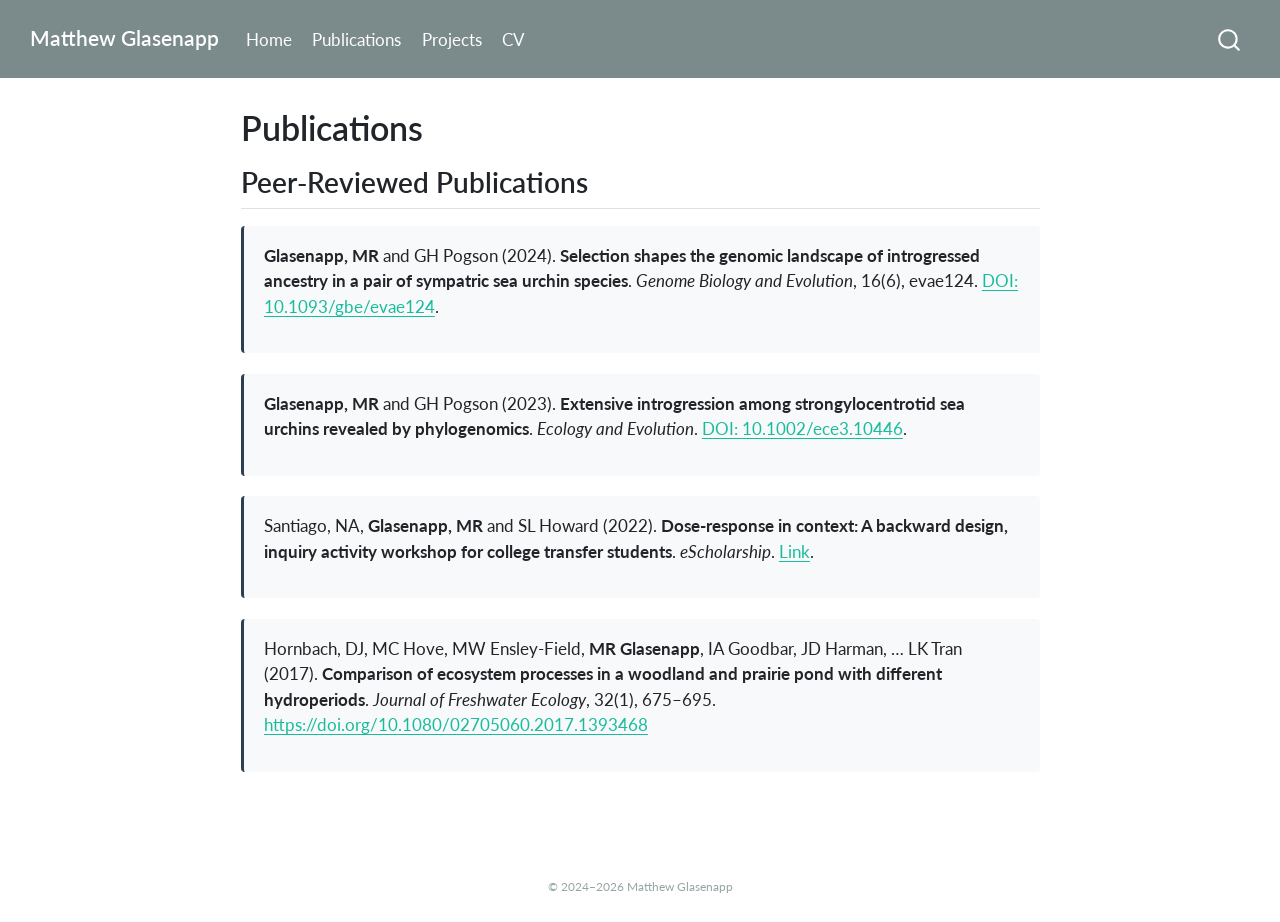
<file: docs/publications.html>
<!DOCTYPE html>
<html xmlns="http://www.w3.org/1999/xhtml" lang="en" xml:lang="en"><head>

<meta charset="utf-8">
<meta name="generator" content="quarto-1.9.36">

<meta name="viewport" content="width=device-width, initial-scale=1.0, user-scalable=yes">


<title>Publications – Matthew Glasenapp</title>
<style>
/* Default styles provided by pandoc.
** See https://pandoc.org/MANUAL.html#variables-for-html for config info.
*/
code{white-space: pre-wrap;}
span.smallcaps{font-variant: small-caps;}
div.columns{display: flex; gap: min(4vw, 1.5em);}
div.column{flex: auto; overflow-x: auto;}
div.hanging-indent{margin-left: 1.5em; text-indent: -1.5em;}
ul.task-list{list-style: none;}
ul.task-list li input[type="checkbox"] {
  width: 0.8em;
  margin: 0 0.8em 0.2em -1em; /* quarto-specific, see https://github.com/quarto-dev/quarto-cli/issues/4556 */ 
  vertical-align: middle;
}
</style>


<script src="site_libs/quarto-nav/quarto-nav.js"></script>
<script src="site_libs/quarto-nav/headroom.min.js"></script>
<script src="site_libs/clipboard/clipboard.min.js"></script>
<script src="site_libs/quarto-search/autocomplete.umd.js"></script>
<script src="site_libs/quarto-search/fuse.min.js"></script>
<script src="site_libs/quarto-search/quarto-search.js"></script>
<meta name="quarto:offset" content="./">
<script src="site_libs/quarto-html/quarto.js" type="module"></script>
<script src="site_libs/quarto-html/tabsets/tabsets.js" type="module"></script>
<script src="site_libs/quarto-html/popper.min.js"></script>
<script src="site_libs/quarto-html/tippy.umd.min.js"></script>
<script src="site_libs/quarto-html/anchor.min.js"></script>
<link href="site_libs/quarto-html/tippy.css" rel="stylesheet">
<link href="site_libs/quarto-html/quarto-syntax-highlighting-845c23b38eaddc0f92fda52bfe77a8c8.css" rel="stylesheet" id="quarto-text-highlighting-styles">
<script src="site_libs/bootstrap/bootstrap.min.js"></script>
<link href="site_libs/bootstrap/bootstrap-icons.css" rel="stylesheet">
<link href="site_libs/bootstrap/bootstrap-2f125ff416301e0bbe8ba1891721f241.min.css" rel="stylesheet" append-hash="true" id="quarto-bootstrap" data-mode="light">
<script id="quarto-search-options" type="application/json">{
  "location": "navbar",
  "copy-button": false,
  "collapse-after": 3,
  "panel-placement": "end",
  "type": "overlay",
  "limit": 50,
  "keyboard-shortcut": [
    "f",
    "/",
    "s"
  ],
  "show-item-context": false,
  "language": {
    "search-no-results-text": "No results",
    "search-matching-documents-text": "matching documents",
    "search-copy-link-title": "Copy link to search",
    "search-hide-matches-text": "Hide additional matches",
    "search-more-match-text": "more match in this document",
    "search-more-matches-text": "more matches in this document",
    "search-clear-button-title": "Clear",
    "search-text-placeholder": "",
    "search-detached-cancel-button-title": "Cancel",
    "search-submit-button-title": "Submit",
    "search-label": "Search"
  }
}</script>


<link rel="stylesheet" href="styles.css">
</head>

<body class="nav-fixed fullcontent quarto-light">

<div id="quarto-search-results"></div>
  <header id="quarto-header" class="headroom fixed-top">
    <nav class="navbar navbar-expand-lg " data-bs-theme="dark">
      <div class="navbar-container container-fluid">
      <div class="navbar-brand-container mx-auto">
    <a class="navbar-brand" href="./index.html">
    <span class="navbar-title">Matthew Glasenapp</span>
    </a>
  </div>
            <div id="quarto-search" class="" title="Search"></div>
          <button class="navbar-toggler" type="button" data-bs-toggle="collapse" data-bs-target="#navbarCollapse" aria-controls="navbarCollapse" role="menu" aria-expanded="false" aria-label="Toggle navigation" onclick="if (window.quartoToggleHeadroom) { window.quartoToggleHeadroom(); }">
  <span class="navbar-toggler-icon"></span>
</button>
          <div class="collapse navbar-collapse" id="navbarCollapse">
            <ul class="navbar-nav navbar-nav-scroll me-auto">
  <li class="nav-item">
    <a class="nav-link" href="./index.html"> 
<span class="menu-text">Home</span></a>
  </li>  
  <li class="nav-item">
    <a class="nav-link active" href="./publications.html" aria-current="page"> 
<span class="menu-text">Publications</span></a>
  </li>  
  <li class="nav-item">
    <a class="nav-link" href="./projects.html"> 
<span class="menu-text">Projects</span></a>
  </li>  
  <li class="nav-item">
    <a class="nav-link" href="./cv.html"> 
<span class="menu-text">CV</span></a>
  </li>  
</ul>
          </div> <!-- /navcollapse -->
            <div class="quarto-navbar-tools">
</div>
      </div> <!-- /container-fluid -->
    </nav>
</header>
<!-- content -->
<div id="quarto-content" class="quarto-container page-columns page-rows-contents page-layout-article page-navbar">
<!-- sidebar -->
<!-- margin-sidebar -->
    
<!-- main -->
<main class="content" id="quarto-document-content">

<header id="title-block-header" class="quarto-title-block default">
<div class="quarto-title">
<h1 class="title">Publications</h1>
</div>



<div class="quarto-title-meta">

    
  
    
  </div>
  


</header>


<section id="peer-reviewed-publications" class="level2">
<h2 class="anchored" data-anchor-id="peer-reviewed-publications">Peer-Reviewed Publications</h2>
<ol type="1">
<li><p><strong>Glasenapp, MR</strong> and GH Pogson (2024). <strong>Selection shapes the genomic landscape of introgressed ancestry in a pair of sympatric sea urchin species</strong>. <em>Genome Biology and Evolution</em>, 16(6), evae124. <a href="https://doi.org/10.1093/gbe/evae124">DOI: 10.1093/gbe/evae124</a>.</p></li>
<li><p><strong>Glasenapp, MR</strong> and GH Pogson (2023). <strong>Extensive introgression among strongylocentrotid sea urchins revealed by phylogenomics</strong>. <em>Ecology and Evolution</em>. <a href="https://doi.org/10.1002/ece3.10446">DOI: 10.1002/ece3.10446</a>.</p></li>
<li><p>Santiago, NA, <strong>Glasenapp, MR</strong> and SL Howard (2022). <strong>Dose-response in context: A backward design, inquiry activity workshop for college transfer students</strong>. <em>eScholarship</em>. <a href="https://escholarship.org/uc/item/28r6g3kf">Link</a>.</p></li>
<li><p>Hornbach, DJ, MC Hove, MW Ensley-Field, <strong>MR Glasenapp</strong>, IA Goodbar, JD Harman, … LK Tran (2017). <strong>Comparison of ecosystem processes in a woodland and prairie pond with different hydroperiods</strong>. <em>Journal of Freshwater Ecology</em>, 32(1), 675–695. <a href="https://doi.org/10.1080/02705060.2017.1393468" class="uri">https://doi.org/10.1080/02705060.2017.1393468</a></p></li>
</ol>


</section>

</main> <!-- /main -->
<script id="quarto-html-after-body" type="application/javascript">
  window.document.addEventListener("DOMContentLoaded", function (event) {
    const icon = "";
    const anchorJS = new window.AnchorJS();
    anchorJS.options = {
      placement: 'right',
      icon: icon
    };
    anchorJS.add('.anchored');
    const isCodeAnnotation = (el) => {
      for (const clz of el.classList) {
        if (clz.startsWith('code-annotation-')) {                     
          return true;
        }
      }
      return false;
    }
    const onCopySuccess = function(e) {
      // button target
      const button = e.trigger;
      // don't keep focus
      button.blur();
      // flash "checked"
      button.classList.add('code-copy-button-checked');
      var currentTitle = button.getAttribute("title");
      button.setAttribute("title", "Copied!");
      let tooltip;
      if (window.bootstrap) {
        button.setAttribute("data-bs-toggle", "tooltip");
        button.setAttribute("data-bs-placement", "left");
        button.setAttribute("data-bs-title", "Copied!");
        tooltip = new bootstrap.Tooltip(button, 
          { trigger: "manual", 
            customClass: "code-copy-button-tooltip",
            offset: [0, -8]});
        tooltip.show();    
      }
      setTimeout(function() {
        if (tooltip) {
          tooltip.hide();
          button.removeAttribute("data-bs-title");
          button.removeAttribute("data-bs-toggle");
          button.removeAttribute("data-bs-placement");
        }
        button.setAttribute("title", currentTitle);
        button.classList.remove('code-copy-button-checked');
      }, 1000);
      // clear code selection
      e.clearSelection();
    }
    const getTextToCopy = function(trigger) {
      const outerScaffold = trigger.parentElement.cloneNode(true);
      const codeEl = outerScaffold.querySelector('code');
      for (const childEl of codeEl.children) {
        if (isCodeAnnotation(childEl)) {
          childEl.remove();
        }
      }
      return codeEl.innerText;
    }
    const clipboard = new window.ClipboardJS('.code-copy-button:not([data-in-quarto-modal])', {
      text: getTextToCopy
    });
    clipboard.on('success', onCopySuccess);
    if (window.document.getElementById('quarto-embedded-source-code-modal')) {
      const clipboardModal = new window.ClipboardJS('.code-copy-button[data-in-quarto-modal]', {
        text: getTextToCopy,
        container: window.document.getElementById('quarto-embedded-source-code-modal')
      });
      clipboardModal.on('success', onCopySuccess);
    }
      var localhostRegex = new RegExp(/^(?:http|https):\/\/localhost\:?[0-9]*\//);
      var mailtoRegex = new RegExp(/^mailto:/);
        var filterRegex = new RegExp('/' + window.location.host + '/');
      var isInternal = (href) => {
          return filterRegex.test(href) || localhostRegex.test(href) || mailtoRegex.test(href);
      }
      // Inspect non-navigation links and adorn them if external
     var links = window.document.querySelectorAll('a[href]:not(.nav-link):not(.navbar-brand):not(.toc-action):not(.sidebar-link):not(.sidebar-item-toggle):not(.pagination-link):not(.no-external):not([aria-hidden]):not(.dropdown-item):not(.quarto-navigation-tool):not(.about-link)');
      for (var i=0; i<links.length; i++) {
        const link = links[i];
        if (!isInternal(link.href)) {
          // undo the damage that might have been done by quarto-nav.js in the case of
          // links that we want to consider external
          if (link.dataset.originalHref !== undefined) {
            link.href = link.dataset.originalHref;
          }
            // target, if specified
            link.setAttribute("target", "_blank");
            if (link.getAttribute("rel") === null) {
              link.setAttribute("rel", "noopener");
            }
        }
      }
    function tippyHover(el, contentFn, onTriggerFn, onUntriggerFn) {
      const config = {
        allowHTML: true,
        maxWidth: 500,
        delay: 100,
        arrow: false,
        appendTo: function(el) {
            return el.parentElement;
        },
        interactive: true,
        interactiveBorder: 10,
        theme: 'quarto',
        placement: 'bottom-start',
      };
      if (contentFn) {
        config.content = contentFn;
      }
      if (onTriggerFn) {
        config.onTrigger = onTriggerFn;
      }
      if (onUntriggerFn) {
        config.onUntrigger = onUntriggerFn;
      }
      window.tippy(el, config); 
    }
    const noterefs = window.document.querySelectorAll('a[role="doc-noteref"]');
    for (var i=0; i<noterefs.length; i++) {
      const ref = noterefs[i];
      tippyHover(ref, function() {
        // use id or data attribute instead here
        let href = ref.getAttribute('data-footnote-href') || ref.getAttribute('href');
        try { href = new URL(href).hash; } catch {}
        const id = href.replace(/^#\/?/, "");
        const note = window.document.getElementById(id);
        if (note) {
          return note.innerHTML;
        } else {
          return "";
        }
      });
    }
    const xrefs = window.document.querySelectorAll('a.quarto-xref');
    const processXRef = (id, note) => {
      // Strip column container classes
      const stripColumnClz = (el) => {
        el.classList.remove("page-full", "page-columns");
        if (el.children) {
          for (const child of el.children) {
            stripColumnClz(child);
          }
        }
      }
      stripColumnClz(note)
      if (id === null || id.startsWith('sec-')) {
        // Special case sections, only their first couple elements
        const container = document.createElement("div");
        if (note.children && note.children.length > 2) {
          container.appendChild(note.children[0].cloneNode(true));
          for (let i = 1; i < note.children.length; i++) {
            const child = note.children[i];
            if (child.tagName === "P" && child.innerText === "") {
              continue;
            } else {
              container.appendChild(child.cloneNode(true));
              break;
            }
          }
          if (window.Quarto?.typesetMath) {
            window.Quarto.typesetMath(container);
          }
          return container.innerHTML
        } else {
          if (window.Quarto?.typesetMath) {
            window.Quarto.typesetMath(note);
          }
          return note.innerHTML;
        }
      } else {
        // Remove any anchor links if they are present
        const anchorLink = note.querySelector('a.anchorjs-link');
        if (anchorLink) {
          anchorLink.remove();
        }
        if (window.Quarto?.typesetMath) {
          window.Quarto.typesetMath(note);
        }
        if (note.classList.contains("callout")) {
          return note.outerHTML;
        } else {
          return note.innerHTML;
        }
      }
    }
    for (var i=0; i<xrefs.length; i++) {
      const xref = xrefs[i];
      tippyHover(xref, undefined, function(instance) {
        instance.disable();
        let url = xref.getAttribute('href');
        let hash = undefined; 
        if (url.startsWith('#')) {
          hash = url;
        } else {
          try { hash = new URL(url).hash; } catch {}
        }
        if (hash) {
          const id = hash.replace(/^#\/?/, "");
          const note = window.document.getElementById(id);
          if (note !== null) {
            try {
              const html = processXRef(id, note.cloneNode(true));
              instance.setContent(html);
            } finally {
              instance.enable();
              instance.show();
            }
          } else {
            // See if we can fetch this
            fetch(url.split('#')[0])
            .then(res => res.text())
            .then(html => {
              const parser = new DOMParser();
              const htmlDoc = parser.parseFromString(html, "text/html");
              const note = htmlDoc.getElementById(id);
              if (note !== null) {
                const html = processXRef(id, note);
                instance.setContent(html);
              } 
            }).finally(() => {
              instance.enable();
              instance.show();
            });
          }
        } else {
          // See if we can fetch a full url (with no hash to target)
          // This is a special case and we should probably do some content thinning / targeting
          fetch(url)
          .then(res => res.text())
          .then(html => {
            const parser = new DOMParser();
            const htmlDoc = parser.parseFromString(html, "text/html");
            const note = htmlDoc.querySelector('main.content');
            if (note !== null) {
              // This should only happen for chapter cross references
              // (since there is no id in the URL)
              // remove the first header
              if (note.children.length > 0 && note.children[0].tagName === "HEADER") {
                note.children[0].remove();
              }
              const html = processXRef(null, note);
              instance.setContent(html);
            } 
          }).finally(() => {
            instance.enable();
            instance.show();
          });
        }
      }, function(instance) {
      });
    }
        let selectedAnnoteEl;
        const selectorForAnnotation = ( cell, annotation) => {
          let cellAttr = 'data-code-cell="' + cell + '"';
          let lineAttr = 'data-code-annotation="' +  annotation + '"';
          const selector = 'span[' + cellAttr + '][' + lineAttr + ']';
          return selector;
        }
        const selectCodeLines = (annoteEl) => {
          const doc = window.document;
          const targetCell = annoteEl.getAttribute("data-target-cell");
          const targetAnnotation = annoteEl.getAttribute("data-target-annotation");
          const annoteSpan = window.document.querySelector(selectorForAnnotation(targetCell, targetAnnotation));
          const lines = annoteSpan.getAttribute("data-code-lines").split(",");
          const lineIds = lines.map((line) => {
            return targetCell + "-" + line;
          })
          let top = null;
          let height = null;
          let parent = null;
          if (lineIds.length > 0) {
              //compute the position of the single el (top and bottom and make a div)
              const el = window.document.getElementById(lineIds[0]);
              top = el.offsetTop;
              height = el.offsetHeight;
              parent = el.parentElement.parentElement;
            if (lineIds.length > 1) {
              const lastEl = window.document.getElementById(lineIds[lineIds.length - 1]);
              const bottom = lastEl.offsetTop + lastEl.offsetHeight;
              height = bottom - top;
            }
            if (top !== null && height !== null && parent !== null) {
              // cook up a div (if necessary) and position it 
              let div = window.document.getElementById("code-annotation-line-highlight");
              if (div === null) {
                div = window.document.createElement("div");
                div.setAttribute("id", "code-annotation-line-highlight");
                div.style.position = 'absolute';
                parent.appendChild(div);
              }
              div.style.top = top - 2 + "px";
              div.style.height = height + 4 + "px";
              div.style.left = 0;
              let gutterDiv = window.document.getElementById("code-annotation-line-highlight-gutter");
              if (gutterDiv === null) {
                gutterDiv = window.document.createElement("div");
                gutterDiv.setAttribute("id", "code-annotation-line-highlight-gutter");
                gutterDiv.style.position = 'absolute';
                const codeCell = window.document.getElementById(targetCell);
                const gutter = codeCell.querySelector('.code-annotation-gutter');
                gutter.appendChild(gutterDiv);
              }
              gutterDiv.style.top = top - 2 + "px";
              gutterDiv.style.height = height + 4 + "px";
            }
            selectedAnnoteEl = annoteEl;
          }
        };
        const unselectCodeLines = () => {
          const elementsIds = ["code-annotation-line-highlight", "code-annotation-line-highlight-gutter"];
          elementsIds.forEach((elId) => {
            const div = window.document.getElementById(elId);
            if (div) {
              div.remove();
            }
          });
          selectedAnnoteEl = undefined;
        };
          // Handle positioning of the toggle
      window.addEventListener(
        "resize",
        throttle(() => {
          elRect = undefined;
          if (selectedAnnoteEl) {
            selectCodeLines(selectedAnnoteEl);
          }
        }, 10)
      );
      function throttle(fn, ms) {
      let throttle = false;
      let timer;
        return (...args) => {
          if(!throttle) { // first call gets through
              fn.apply(this, args);
              throttle = true;
          } else { // all the others get throttled
              if(timer) clearTimeout(timer); // cancel #2
              timer = setTimeout(() => {
                fn.apply(this, args);
                timer = throttle = false;
              }, ms);
          }
        };
      }
        // Attach click handler to the DT
        const annoteDls = window.document.querySelectorAll('dt[data-target-cell]');
        for (const annoteDlNode of annoteDls) {
          annoteDlNode.addEventListener('click', (event) => {
            const clickedEl = event.target;
            if (clickedEl !== selectedAnnoteEl) {
              unselectCodeLines();
              const activeEl = window.document.querySelector('dt[data-target-cell].code-annotation-active');
              if (activeEl) {
                activeEl.classList.remove('code-annotation-active');
              }
              selectCodeLines(clickedEl);
              clickedEl.classList.add('code-annotation-active');
            } else {
              // Unselect the line
              unselectCodeLines();
              clickedEl.classList.remove('code-annotation-active');
            }
          });
        }
    const findCites = (el) => {
      const parentEl = el.parentElement;
      if (parentEl) {
        const cites = parentEl.dataset.cites;
        if (cites) {
          return {
            el,
            cites: cites.split(' ')
          };
        } else {
          return findCites(el.parentElement)
        }
      } else {
        return undefined;
      }
    };
    var bibliorefs = window.document.querySelectorAll('a[role="doc-biblioref"]');
    for (var i=0; i<bibliorefs.length; i++) {
      const ref = bibliorefs[i];
      const citeInfo = findCites(ref);
      if (citeInfo) {
        tippyHover(citeInfo.el, function() {
          var popup = window.document.createElement('div');
          citeInfo.cites.forEach(function(cite) {
            var citeDiv = window.document.createElement('div');
            citeDiv.classList.add('hanging-indent');
            citeDiv.classList.add('csl-entry');
            var biblioDiv = window.document.getElementById('ref-' + cite);
            if (biblioDiv) {
              citeDiv.innerHTML = biblioDiv.innerHTML;
            }
            popup.appendChild(citeDiv);
          });
          return popup.innerHTML;
        });
      }
    }
  });
  </script>
</div> <!-- /content -->
<footer class="footer">
  <div class="nav-footer">
    <div class="nav-footer-left">
      &nbsp;
    </div>   
    <div class="nav-footer-center">
<p>© 2024–2026 Matthew Glasenapp</p>
</div>
    <div class="nav-footer-right">
      &nbsp;
    </div>
  </div>
</footer>




</body></html>
</file>
<file: docs/site_libs/quarto-html/tippy.css>
.tippy-box[data-animation=fade][data-state=hidden]{opacity:0}[data-tippy-root]{max-width:calc(100vw - 10px)}.tippy-box{position:relative;background-color:#333;color:#fff;border-radius:4px;font-size:14px;line-height:1.4;white-space:normal;outline:0;transition-property:transform,visibility,opacity}.tippy-box[data-placement^=top]>.tippy-arrow{bottom:0}.tippy-box[data-placement^=top]>.tippy-arrow:before{bottom:-7px;left:0;border-width:8px 8px 0;border-top-color:initial;transform-origin:center top}.tippy-box[data-placement^=bottom]>.tippy-arrow{top:0}.tippy-box[data-placement^=bottom]>.tippy-arrow:before{top:-7px;left:0;border-width:0 8px 8px;border-bottom-color:initial;transform-origin:center bottom}.tippy-box[data-placement^=left]>.tippy-arrow{right:0}.tippy-box[data-placement^=left]>.tippy-arrow:before{border-width:8px 0 8px 8px;border-left-color:initial;right:-7px;transform-origin:center left}.tippy-box[data-placement^=right]>.tippy-arrow{left:0}.tippy-box[data-placement^=right]>.tippy-arrow:before{left:-7px;border-width:8px 8px 8px 0;border-right-color:initial;transform-origin:center right}.tippy-box[data-inertia][data-state=visible]{transition-timing-function:cubic-bezier(.54,1.5,.38,1.11)}.tippy-arrow{width:16px;height:16px;color:#333}.tippy-arrow:before{content:"";position:absolute;border-color:transparent;border-style:solid}.tippy-content{position:relative;padding:5px 9px;z-index:1}
</file>
<file: docs/site_libs/quarto-html/quarto-syntax-highlighting-845c23b38eaddc0f92fda52bfe77a8c8.css>
/* quarto syntax highlight colors */
:root {
  --quarto-hl-ot-color: #003B4F;
  --quarto-hl-at-color: #657422;
  --quarto-hl-ss-color: #20794D;
  --quarto-hl-an-color: #5E5E5E;
  --quarto-hl-fu-color: #4758AB;
  --quarto-hl-st-color: #20794D;
  --quarto-hl-cf-color: #003B4F;
  --quarto-hl-op-color: #5E5E5E;
  --quarto-hl-er-color: #AD0000;
  --quarto-hl-bn-color: #AD0000;
  --quarto-hl-al-color: #AD0000;
  --quarto-hl-va-color: #111111;
  --quarto-hl-bu-color: inherit;
  --quarto-hl-ex-color: inherit;
  --quarto-hl-pp-color: #AD0000;
  --quarto-hl-in-color: #5E5E5E;
  --quarto-hl-vs-color: #20794D;
  --quarto-hl-wa-color: #5E5E5E;
  --quarto-hl-do-color: #5E5E5E;
  --quarto-hl-im-color: #00769E;
  --quarto-hl-ch-color: #20794D;
  --quarto-hl-dt-color: #AD0000;
  --quarto-hl-fl-color: #AD0000;
  --quarto-hl-co-color: #5E5E5E;
  --quarto-hl-cv-color: #5E5E5E;
  --quarto-hl-cn-color: #8f5902;
  --quarto-hl-sc-color: #5E5E5E;
  --quarto-hl-dv-color: #AD0000;
  --quarto-hl-kw-color: #003B4F;
}

/* other quarto variables */
:root {
  --quarto-font-monospace: SFMono-Regular, Menlo, Monaco, Consolas, "Liberation Mono", "Courier New", monospace;
}

/* syntax highlight based on Pandoc's rules */
pre > code.sourceCode > span {
  color: #003B4F;
}

code.sourceCode > span {
  color: #003B4F;
}

div.sourceCode,
div.sourceCode pre.sourceCode {
  color: #003B4F;
}

/* Normal */
code span {
  color: #003B4F;
}

/* Alert */
code span.al {
  color: #AD0000;
  font-style: inherit;
}

/* Annotation */
code span.an {
  color: #5E5E5E;
  font-style: inherit;
}

/* Attribute */
code span.at {
  color: #657422;
  font-style: inherit;
}

/* BaseN */
code span.bn {
  color: #AD0000;
  font-style: inherit;
}

/* BuiltIn */
code span.bu {
  font-style: inherit;
}

/* ControlFlow */
code span.cf {
  color: #003B4F;
  font-weight: bold;
  font-style: inherit;
}

/* Char */
code span.ch {
  color: #20794D;
  font-style: inherit;
}

/* Constant */
code span.cn {
  color: #8f5902;
  font-style: inherit;
}

/* Comment */
code span.co {
  color: #5E5E5E;
  font-style: inherit;
}

/* CommentVar */
code span.cv {
  color: #5E5E5E;
  font-style: italic;
}

/* Documentation */
code span.do {
  color: #5E5E5E;
  font-style: italic;
}

/* DataType */
code span.dt {
  color: #AD0000;
  font-style: inherit;
}

/* DecVal */
code span.dv {
  color: #AD0000;
  font-style: inherit;
}

/* Error */
code span.er {
  color: #AD0000;
  font-style: inherit;
}

/* Extension */
code span.ex {
  font-style: inherit;
}

/* Float */
code span.fl {
  color: #AD0000;
  font-style: inherit;
}

/* Function */
code span.fu {
  color: #4758AB;
  font-style: inherit;
}

/* Import */
code span.im {
  color: #00769E;
  font-style: inherit;
}

/* Information */
code span.in {
  color: #5E5E5E;
  font-style: inherit;
}

/* Keyword */
code span.kw {
  color: #003B4F;
  font-weight: bold;
  font-style: inherit;
}

/* Operator */
code span.op {
  color: #5E5E5E;
  font-style: inherit;
}

/* Other */
code span.ot {
  color: #003B4F;
  font-style: inherit;
}

/* Preprocessor */
code span.pp {
  color: #AD0000;
  font-style: inherit;
}

/* SpecialChar */
code span.sc {
  color: #5E5E5E;
  font-style: inherit;
}

/* SpecialString */
code span.ss {
  color: #20794D;
  font-style: inherit;
}

/* String */
code span.st {
  color: #20794D;
  font-style: inherit;
}

/* Variable */
code span.va {
  color: #111111;
  font-style: inherit;
}

/* VerbatimString */
code span.vs {
  color: #20794D;
  font-style: inherit;
}

/* Warning */
code span.wa {
  color: #5E5E5E;
  font-style: italic;
}

.prevent-inlining {
  content: "</";
}

/*# sourceMappingURL=ac89f0bb514bba72461919f78549e31c.css.map */
</file>
<file: docs/styles.css>
/* Main content spacing */
.about-entity {
  margin-top: 1.5rem;
}

/* Publication list styling */
#peer-reviewed-publications ol {
  list-style: none;
  counter-reset: pub-counter;
  padding-left: 0;
}

#peer-reviewed-publications ol li {
  counter-increment: pub-counter;
  margin-bottom: 1.2rem;
  padding: 1rem 1.2rem;
  background: #f8f9fa;
  border-left: 3px solid #2c3e50;
  border-radius: 4px;
}

/* Project cards */
.project-card {
  padding: 1.2rem;
  background: #f8f9fa;
  border-left: 3px solid #2c3e50;
  border-radius: 4px;
  margin-bottom: 1.2rem;
}

/* About section headings */
.about-contents h2 {
  color: #2c3e50;
  border-bottom: 2px solid #ecf0f1;
  padding-bottom: 0.3rem;
  margin-top: 1.5rem;
}

/* Footer */
.nav-footer {
  font-size: 0.85rem;
  color: #95a5a6;
}

/* Navbar brand */
.navbar-title {
  font-weight: 600;
}

/* Links */
a {
  transition: color 0.2s ease;
}
</file>
